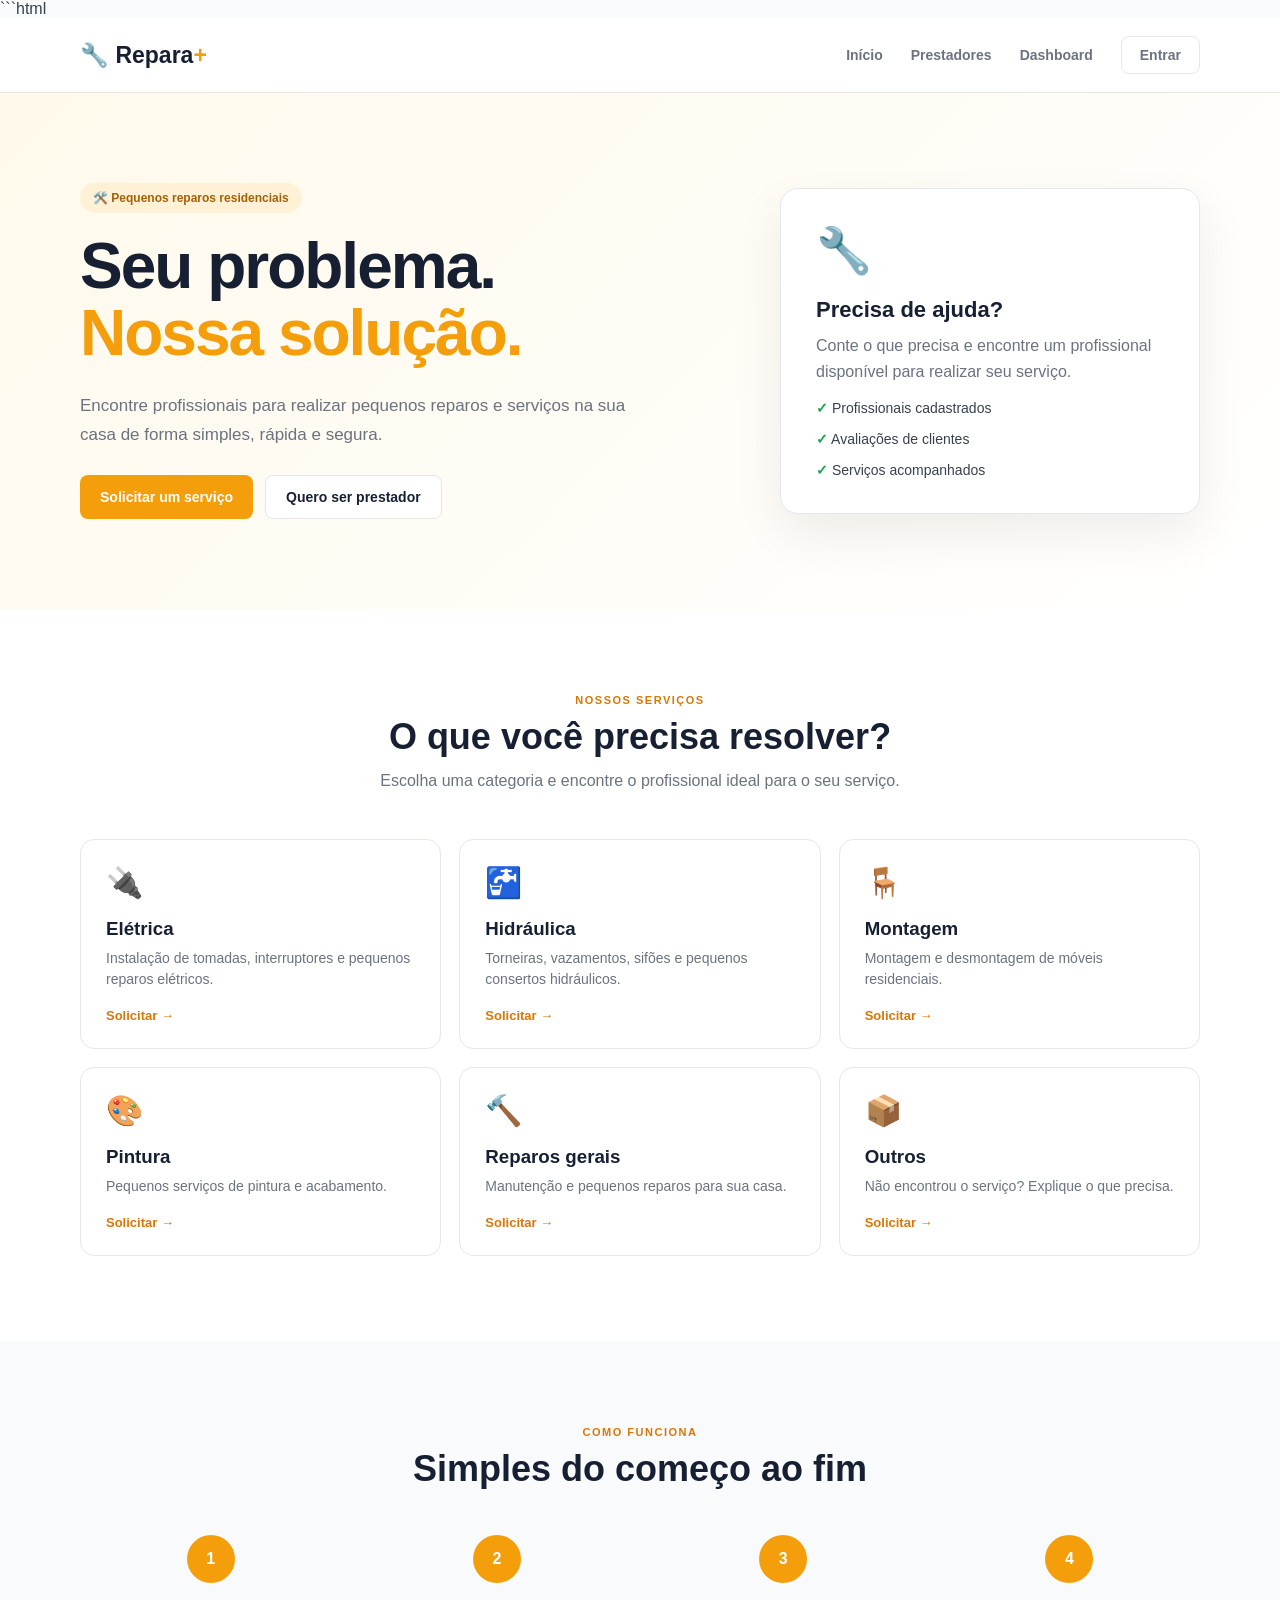
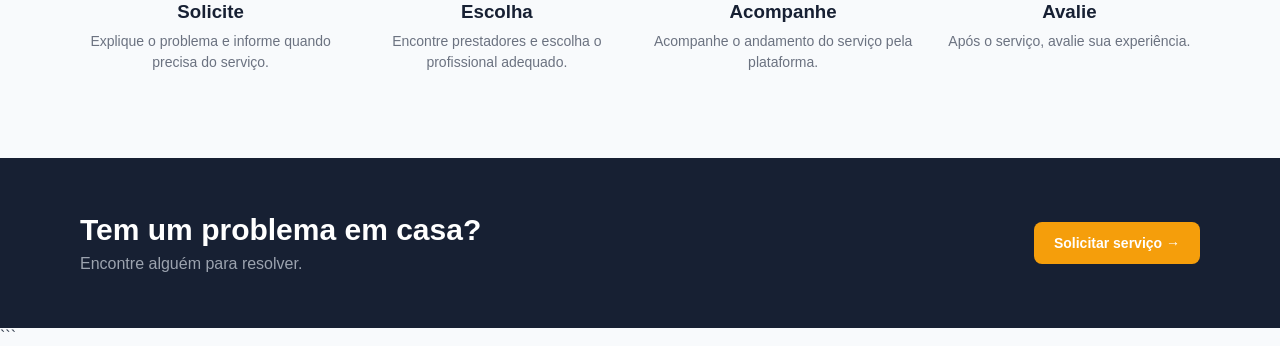
<file: repara_separado_refeito/index.html>
```html
<!DOCTYPE html>
<html lang="pt-BR">
<head>
  <meta charset="UTF-8">
  <meta name="viewport" content="width=device-width, initial-scale=1.0">

  <title>Repara+ | Pequenos reparos residenciais</title>

  <link rel="stylesheet" href="style.css">
</head>

<body>

  <!-- =========================
       NAVBAR
  ========================= -->

  <header class="navbar">
    <div class="container navbar-content">

      <a href="#" class="logo" onclick="showPage('home')">
        🔧 Repara<span>+</span>
      </a>

      <nav>
        <a href="#" onclick="showPage('home')">
          Início
        </a>

        <a href="#" onclick="showPage('providers')">
          Prestadores
        </a>

        <a href="#" onclick="showPage('dashboard')">
          Dashboard
        </a>

        <a href="#" class="login-button" onclick="showPage('login')">
          Entrar
        </a>
      </nav>

    </div>
  </header>


  <!-- =========================
       HOME
  ========================= -->

  <section id="home" class="page active">

    <div class="hero">

      <div class="container hero-content">

        <div class="hero-text">

          <span class="badge">
            🛠️ Pequenos reparos residenciais
          </span>

          <h1>
            Seu problema.
            <br>
            <span>Nossa solução.</span>
          </h1>

          <p>
            Encontre profissionais para realizar pequenos
            reparos e serviços na sua casa de forma simples,
            rápida e segura.
          </p>

          <div class="hero-buttons">

            <button
              class="btn btn-primary"
              onclick="showPage('request')"
            >
              Solicitar um serviço
            </button>

            <button
              class="btn btn-secondary"
              onclick="showPage('login')"
            >
              Quero ser prestador
            </button>

          </div>

        </div>


        <div class="hero-card">

          <div class="hero-icon">
            🔧
          </div>

          <h3>
            Precisa de ajuda?
          </h3>

          <p>
            Conte o que precisa e encontre um profissional
            disponível para realizar seu serviço.
          </p>

          <div class="check">
            <span>✓</span>
            Profissionais cadastrados
          </div>

          <div class="check">
            <span>✓</span>
            Avaliações de clientes
          </div>

          <div class="check">
            <span>✓</span>
            Serviços acompanhados
          </div>

        </div>

      </div>

    </div>


    <!-- SERVIÇOS -->

    <section class="section">

      <div class="container">

        <div class="section-header">

          <span class="section-label">
            NOSSOS SERVIÇOS
          </span>

          <h2>
            O que você precisa resolver?
          </h2>

          <p>
            Escolha uma categoria e encontre o profissional
            ideal para o seu serviço.
          </p>

        </div>


        <div class="services-grid">

          <div class="service-card">

            <div class="service-icon">
              🔌
            </div>

            <h3>
              Elétrica
            </h3>

            <p>
              Instalação de tomadas, interruptores e pequenos
              reparos elétricos.
            </p>

            <a href="#" onclick="showPage('request')">
              Solicitar →
            </a>

          </div>


          <div class="service-card">

            <div class="service-icon">
              🚰
            </div>

            <h3>
              Hidráulica
            </h3>

            <p>
              Torneiras, vazamentos, sifões e pequenos
              consertos hidráulicos.
            </p>

            <a href="#" onclick="showPage('request')">
              Solicitar →
            </a>

          </div>


          <div class="service-card">

            <div class="service-icon">
              🪑
            </div>

            <h3>
              Montagem
            </h3>

            <p>
              Montagem e desmontagem de móveis residenciais.
            </p>

            <a href="#" onclick="showPage('request')">
              Solicitar →
            </a>

          </div>


          <div class="service-card">

            <div class="service-icon">
              🎨
            </div>

            <h3>
              Pintura
            </h3>

            <p>
              Pequenos serviços de pintura e acabamento.
            </p>

            <a href="#" onclick="showPage('request')">
              Solicitar →
            </a>

          </div>


          <div class="service-card">

            <div class="service-icon">
              🔨
            </div>

            <h3>
              Reparos gerais
            </h3>

            <p>
              Manutenção e pequenos reparos para sua casa.
            </p>

            <a href="#" onclick="showPage('request')">
              Solicitar →
            </a>

          </div>


          <div class="service-card">

            <div class="service-icon">
              📦
            </div>

            <h3>
              Outros
            </h3>

            <p>
              Não encontrou o serviço? Explique o que precisa.
            </p>

            <a href="#" onclick="showPage('request')">
              Solicitar →
            </a>

          </div>

        </div>

      </div>

    </section>


    <!-- COMO FUNCIONA -->

    <section class="section gray">

      <div class="container">

        <div class="section-header">

          <span class="section-label">
            COMO FUNCIONA
          </span>

          <h2>
            Simples do começo ao fim
          </h2>

        </div>


        <div class="steps">

          <div class="step">

            <div class="step-number">
              1
            </div>

            <h3>
              Solicite
            </h3>

            <p>
              Explique o problema e informe quando precisa
              do serviço.
            </p>

          </div>


          <div class="step">

            <div class="step-number">
              2
            </div>

            <h3>
              Escolha
            </h3>

            <p>
              Encontre prestadores e escolha o profissional
              adequado.
            </p>

          </div>


          <div class="step">

            <div class="step-number">
              3
            </div>

            <h3>
              Acompanhe
            </h3>

            <p>
              Acompanhe o andamento do serviço pela plataforma.
            </p>

          </div>


          <div class="step">

            <div class="step-number">
              4
            </div>

            <h3>
              Avalie
            </h3>

            <p>
              Após o serviço, avalie sua experiência.
            </p>

          </div>

        </div>

      </div>

    </section>


    <!-- CTA -->

    <section class="cta">

      <div class="container cta-content">

        <div>

          <h2>
            Tem um problema em casa?
          </h2>

          <p>
            Encontre alguém para resolver.
          </p>

        </div>

        <button
          class="btn btn-primary"
          onclick="showPage('request')"
        >
          Solicitar serviço →
        </button>

      </div>

    </section>

  </section>


  <!-- =========================
       LOGIN
  ========================= -->

  <section id="login" class="page">

    <div class="auth-page">

      <div class="auth-card">

        <a
          href="#"
          class="auth-logo"
          onclick="showPage('home')"
        >
          🔧 Repara<span>+</span>
        </a>

        <h1>
          Bem-vindo de volta!
        </h1>

        <p class="auth-subtitle">
          Entre na sua conta para continuar.
        </p>


        <form onsubmit="login(event)">

          <label>
            E-mail

            <input
              type="email"
              placeholder="seu@email.com"
              required
            >

          </label>


          <label>
            Senha

            <input
              type="password"
              placeholder="••••••••"
              required
            >

          </label>


          <button class="btn btn-primary btn-full">
            Entrar
          </button>

        </form>


        <p class="register-text">

          Ainda não possui uma conta?

          <br>

          <a href="#">
            Criar conta
          </a>

        </p>

      </div>

    </div>

  </section>


  <!-- =========================
       SOLICITAR SERVIÇO
  ========================= -->

  <section id="request" class="page">

    <div class="form-page">

      <div class="form-container">

        <div class="form-header">

          <span class="section-label">
            NOVA SOLICITAÇÃO
          </span>

          <h1>
            Conte o que você precisa
          </h1>

          <p>
            Quanto mais detalhes você fornecer, mais fácil
            será encontrar o profissional adequado.
          </p>

        </div>


        <form
          class="service-form"
          onsubmit="submitRequest(event)"
        >

          <label>

            Tipo de serviço

            <select required>

              <option value="">
                Selecione uma categoria
              </option>

              <option>
                🔌 Elétrica
              </option>

              <option>
                🚰 Hidráulica
              </option>

              <option>
                🪑 Montagem
              </option>

              <option>
                🎨 Pintura
              </option>

              <option>
                🔨 Reparos gerais
              </option>

            </select>

          </label>


          <label>

            Título do problema

            <input
              type="text"
              placeholder="Ex: Torneira da cozinha vazando"
              required
            >

          </label>


          <label>

            Descreva o problema

            <textarea
              rows="5"
              placeholder="Explique o que está acontecendo..."
              required
            ></textarea>

          </label>


          <div class="form-row">

            <label>

              Data desejada

              <input
                type="date"
                required
              >

            </label>


            <label>

              Endereço

              <input
                type="text"
                placeholder="Rua, número e bairro"
                required
              >

            </label>

          </div>


          <div class="upload">

            <div class="upload-icon">
              📷
            </div>

            <div class="upload-text">

              <strong>
                Adicione fotos do problema
              </strong>

              <span>
                Opcional • JPG ou PNG
              </span>

            </div>

            <button type="button">
              Adicionar
            </button>

          </div>


          <button
            type="submit"
            class="btn btn-primary btn-full"
          >
            Encontrar prestadores →
          </button>

        </form>

      </div>

    </div>

  </section>


  <!-- =========================
       PRESTADORES
  ========================= -->

  <section id="providers" class="page">

    <div class="providers-page">

      <div class="providers-container">

        <div class="form-header">

          <span class="section-label">
            PRESTADORES ENCONTRADOS
          </span>

          <h1>
            Profissionais disponíveis
          </h1>

          <p>
            Encontramos profissionais que podem realizar
            seu serviço.
          </p>

        </div>


        <div class="filter-bar">

          <button class="filter active">
            Todos
          </button>

          <button class="filter">
            ⭐ Melhor avaliados
          </button>

          <button class="filter">
            📍 Mais próximos
          </button>

          <button class="filter">
            💰 Menor preço
          </button>

        </div>


        <div class="providers-list">


          <!-- PRESTADOR 1 -->

          <div class="provider-card">

            <div class="avatar">
              C
            </div>

            <div class="provider-info">

              <h3>
                Carlos Silva
              </h3>

              <p>
                Hidráulica • Elétrica
              </p>

              <div class="provider-details">
                <span>
                  ⭐ 4,9
                </span>

                <span>
                  📍 3,2 km
                </span>
              </div>

              <div class="price">
                A partir de R$ 80
              </div>

            </div>

            <button
              class="btn btn-outline"
              onclick="selectProvider('Carlos Silva')"
            >
              Ver perfil
            </button>

          </div>


          <!-- PRESTADOR 2 -->

          <div class="provider-card">

            <div class="avatar">
              M
            </div>

            <div class="provider-info">

              <h3>
                Marcos Oliveira
              </h3>

              <p>
                Reparos • Montagem
              </p>

              <div class="provider-details">

                <span>
                  ⭐ 4,8
                </span>

                <span>
                  📍 4,1 km
                </span>

              </div>

              <div class="price">
                A partir de R$ 70
              </div>

            </div>

            <button
              class="btn btn-outline"
              onclick="selectProvider('Marcos Oliveira')"
            >
              Ver perfil
            </button>

          </div>


          <!-- PRESTADOR 3 -->

          <div class="provider-card">

            <div class="avatar">
              R
            </div>

            <div class="provider-info">

              <h3>
                Rafael Santos
              </h3>

              <p>
                Hidráulica • Pintura
              </p>

              <div class="provider-details">

                <span>
                  ⭐ 4,7
                </span>

                <span>
                  📍 5,6 km
                </span>

              </div>

              <div class="price">
                A partir de R$ 90
              </div>

            </div>

            <button
              class="btn btn-outline"
              onclick="selectProvider('Rafael Santos')"
            >
              Ver perfil
            </button>

          </div>


        </div>

      </div>

    </div>

  </section>


  <!-- =========================
       DASHBOARD
  ========================= -->

  <section id="dashboard" class="page">

    <div class="dashboard">

      <aside class="sidebar">

        <a
          href="#"
          class="logo"
          onclick="showPage('home')"
        >
          🔧 Repara<span>+</span>
        </a>


        <div class="sidebar-menu">

          <button
            class="active"
            onclick="showPage('dashboard')"
          >
            🏠 Início
          </button>

          <button
            onclick="showPage('request')"
          >
            ➕ Novo serviço
          </button>

          <button
            onclick="showPage('providers')"
          >
            👷 Prestadores
          </button>

          <button>
            ⚙️ Configurações
          </button>

        </div>

      </aside>


      <main class="dashboard-content">

        <div class="dashboard-header">

          <div>

            <span class="section-label">
              ÁREA DO SOLICITANTE
            </span>

            <h1>
              Olá, João! 👋
            </h1>

            <p>
              O que você precisa resolver hoje?
            </p>

          </div>

          <button
            class="btn btn-primary"
            onclick="showPage('request')"
          >
            + Novo serviço
          </button>

        </div>


        <h2 style="color:#172033; margin-bottom:20px;">
          Serviços rápidos
        </h2>


        <div class="quick-grid">

          <div
            class="quick-card"
            onclick="showPage('request')"
          >
            🔌
            <span>
              Elétrica
            </span>
          </div>

          <div
            class="quick-card"
            onclick="showPage('request')"
          >
            🚰
            <span>
              Hidráulica
            </span>
          </div>

          <div
            class="quick-card"
            onclick="showPage('request')"
          >
            🪑
            <span>
              Montagem
            </span>
          </div>

          <div
            class="quick-card"
            onclick="showPage('request')"
          >
            🔨
            <span>
              Reparos
            </span>
          </div>

        </div>


        <div class="orders-title">

          <h2>
            Meus pedidos
          </h2>

          <span class="active-count">
            1 ativo
          </span>

        </div>


        <div class="order-card">

          <div class="order-icon">
            🚰
          </div>

          <div class="order-info">

            <span class="status">
              EM ANDAMENTO
            </span>

            <h3>
              Troca de torneira
            </h3>

            <p>
              Solicitação #00124 • Hoje, 14:30
            </p>

          </div>

          <button class="btn btn-outline">
            Detalhes
          </button>

        </div>

      </main>

    </div>

  </section>


  <!-- =========================
       JAVASCRIPT
  ========================= -->

  <script src="script.js"></script>

</body>
</html>
```
</file>
<file: repara_separado_refeito/style.css>
* {
      margin: 0;
      padding: 0;
      box-sizing: border-box;
    }

    :root {
      --primary: #f59e0b;
      --primary-dark: #d97706;
      --dark: #172033;
      --text: #374151;
      --muted: #6b7280;
      --background: #f8fafc;
      --white: #ffffff;
      --border: #e5e7eb;
      --success: #16a34a;
    }

    body {
      font-family: Arial, Helvetica, sans-serif;
      background: var(--background);
      color: var(--text);
    }

    button,
    input,
    textarea,
    select {
      font-family: inherit;
    }

    button,
    a {
      cursor: pointer;
    }

    a {
      text-decoration: none;
      color: inherit;
    }

    .container {
      width: min(1120px, 92%);
      margin: auto;
    }

    /* =========================
       NAVBAR
    ========================= */

    .navbar {
      height: 75px;
      background: white;
      border-bottom: 1px solid var(--border);
      display: flex;
      align-items: center;
    }

    .navbar-content {
      display: flex;
      justify-content: space-between;
      align-items: center;
    }

    .logo {
      font-size: 23px;
      font-weight: 800;
      color: var(--dark);
    }

    .logo span {
      color: var(--primary);
    }

    .navbar nav {
      display: flex;
      gap: 28px;
      align-items: center;
    }

    .navbar nav a {
      color: var(--muted);
      font-size: 14px;
      font-weight: bold;
    }

    .navbar nav a:hover {
      color: var(--primary-dark);
    }

    .login-button {
      border: 1px solid var(--border);
      padding: 10px 18px;
      border-radius: 8px;
    }

    /* =========================
       BUTTONS
    ========================= */

    .btn {
      display: inline-flex;
      justify-content: center;
      align-items: center;
      padding: 13px 20px;
      border-radius: 8px;
      border: none;
      font-weight: bold;
      font-size: 14px;
      transition: 0.2s;
    }

    .btn-primary {
      background: var(--primary);
      color: white;
    }

    .btn-primary:hover {
      background: var(--primary-dark);
      transform: translateY(-2px);
    }

    .btn-secondary {
      background: white;
      border: 1px solid var(--border);
      color: var(--dark);
    }

    .btn-secondary:hover {
      border-color: var(--primary);
    }

    .btn-outline {
      background: white;
      border: 1px solid var(--border);
      color: var(--dark);
    }

    .btn-outline:hover {
      border-color: var(--primary);
      color: var(--primary-dark);
    }

    .btn-full {
      width: 100%;
    }

    /* =========================
       PAGES
    ========================= */

    .page {
      display: none;
    }

    .page.active {
      display: block;
    }

    /* =========================
       HERO
    ========================= */

    .hero {
      padding: 90px 0;
      background: linear-gradient(
        135deg,
        #fff9eb,
        #ffffff
      );
    }

    .hero-content {
      display: grid;
      grid-template-columns: 1.2fr 0.8fr;
      gap: 70px;
      align-items: center;
    }

    .badge {
      display: inline-block;
      background: #fff1d6;
      color: #a16207;
      padding: 8px 13px;
      border-radius: 20px;
      font-size: 12px;
      font-weight: bold;
      margin-bottom: 20px;
    }

    .hero h1 {
      color: var(--dark);
      font-size: 64px;
      line-height: 1.05;
      letter-spacing: -2px;
    }

    .hero h1 span {
      color: var(--primary);
    }

    .hero-text > p {
      color: var(--muted);
      font-size: 17px;
      line-height: 1.7;
      max-width: 570px;
      margin: 25px 0;
    }

    .hero-buttons {
      display: flex;
      gap: 12px;
    }

    .hero-card {
      background: white;
      padding: 35px;
      border-radius: 18px;
      border: 1px solid var(--border);
      box-shadow: 0 20px 50px rgba(0,0,0,0.07);
    }

    .hero-icon {
      font-size: 45px;
      margin-bottom: 20px;
    }

    .hero-card h3 {
      color: var(--dark);
      font-size: 22px;
      margin-bottom: 10px;
    }

    .hero-card p {
      color: var(--muted);
      line-height: 1.6;
    }

    .check {
      margin-top: 15px;
      font-size: 14px;
    }

    .check span {
      color: var(--success);
      font-weight: bold;
    }

    /* =========================
       SERVICES
    ========================= */

    .section {
      padding: 85px 0;
      background: white;
    }

    .section.gray {
      background: #f8fafc;
    }

    .section-header {
      text-align: center;
      max-width: 650px;
      margin: 0 auto 45px;
    }

    .section-label {
      color: var(--primary-dark);
      font-size: 11px;
      font-weight: bold;
      letter-spacing: 1.5px;
    }

    .section-header h2 {
      color: var(--dark);
      font-size: 36px;
      margin: 10px 0;
    }

    .section-header p {
      color: var(--muted);
      line-height: 1.6;
    }

    .services-grid {
      display: grid;
      grid-template-columns: repeat(3, 1fr);
      gap: 18px;
    }

    .service-card {
      padding: 25px;
      background: white;
      border: 1px solid var(--border);
      border-radius: 14px;
      transition: 0.2s;
    }

    .service-card:hover {
      transform: translateY(-4px);
      border-color: var(--primary);
      box-shadow: 0 10px 30px rgba(0,0,0,0.05);
    }

    .service-icon {
      font-size: 30px;
      margin-bottom: 18px;
    }

    .service-card h3 {
      color: var(--dark);
      margin-bottom: 8px;
    }

    .service-card p {
      color: var(--muted);
      font-size: 14px;
      line-height: 1.5;
      margin-bottom: 18px;
    }

    .service-card a {
      color: var(--primary-dark);
      font-weight: bold;
      font-size: 13px;
    }

    /* =========================
       STEPS
    ========================= */

    .steps {
      display: grid;
      grid-template-columns: repeat(4, 1fr);
      gap: 25px;
    }

    .step {
      text-align: center;
    }

    .step-number {
      width: 48px;
      height: 48px;
      background: var(--primary);
      color: white;
      border-radius: 50%;
      display: flex;
      justify-content: center;
      align-items: center;
      margin: auto auto 18px;
      font-weight: bold;
    }

    .step h3 {
      color: var(--dark);
      margin-bottom: 8px;
    }

    .step p {
      color: var(--muted);
      font-size: 14px;
      line-height: 1.5;
    }

    /* =========================
       CTA
    ========================= */

    .cta {
      background: var(--dark);
      color: white;
      padding: 55px 0;
    }

    .cta-content {
      display: flex;
      align-items: center;
      justify-content: space-between;
    }

    .cta h2 {
      font-size: 30px;
      margin-bottom: 8px;
    }

    .cta p {
      color: #9ca3af;
    }

    /* =========================
       FOOTER
    ========================= */

    footer {
      background: #101827;
      padding: 30px 0;
      color: white;
    }

    .footer-content {
      display: flex;
      justify-content: space-between;
      align-items: center;
    }

    .footer-content p {
      color: #9ca3af;
      font-size: 13px;
    }

    /* =========================
       LOGIN
    ========================= */

    .auth-page {
      min-height: calc(100vh - 75px);
      display: flex;
      justify-content: center;
      align-items: center;
      padding: 40px 0;
    }

    .auth-card {
      width: min(430px, 92%);
      background: white;
      padding: 40px;
      border: 1px solid var(--border);
      border-radius: 16px;
      box-shadow: 0 15px 40px rgba(0,0,0,0.05);
    }

    .auth-logo {
      display: block;
      text-align: center;
      font-size: 25px;
      font-weight: bold;
      margin-bottom: 30px;
    }

    .auth-card h1 {
      color: var(--dark);
      margin-bottom: 8px;
    }

    .auth-subtitle {
      color: var(--muted);
      margin-bottom: 25px;
    }

    form {
      display: flex;
      flex-direction: column;
      gap: 18px;
    }

    label {
      display: flex;
      flex-direction: column;
      gap: 8px;
      font-size: 13px;
      font-weight: bold;
      color: var(--dark);
    }

    input,
    textarea,
    select {
      padding: 13px;
      border: 1px solid var(--border);
      border-radius: 8px;
      outline: none;
      background: white;
    }

    input:focus,
    textarea:focus,
    select:focus {
      border-color: var(--primary);
    }

    textarea {
      resize: vertical;
    }

    .register-text {
      text-align: center;
      margin-top: 20px;
      color: var(--muted);
      font-size: 13px;
    }

    .register-text a {
      color: var(--primary-dark);
      font-weight: bold;
    }

    /* =========================
       FORM SERVICE
    ========================= */

    .form-page {
      padding: 50px 0 80px;
      min-height: calc(100vh - 75px);
    }

    .form-container {
      width: min(720px, 92%);
      margin: auto;
    }

    .form-header {
      margin-bottom: 30px;
    }

    .form-header h1 {
      color: var(--dark);
      margin: 8px 0;
      font-size: 34px;
    }

    .form-header p {
      color: var(--muted);
      line-height: 1.6;
    }

    .service-form {
      background: white;
      padding: 30px;
      border: 1px solid var(--border);
      border-radius: 14px;
    }

    .form-row {
      display: grid;
      grid-template-columns: 1fr 1fr;
      gap: 18px;
    }

    .upload {
      border: 1px dashed #d1d5db;
      padding: 20px;
      border-radius: 10px;
      display: flex;
      align-items: center;
      gap: 15px;
    }

    .upload-icon {
      font-size: 28px;
    }

    .upload-text {
      flex: 1;
    }

    .upload-text strong {
      display: block;
      color: var(--dark);
      font-size: 13px;
    }

    .upload-text span {
      color: var(--muted);
      font-size: 11px;
    }

    .upload button {
      background: white;
      border: 1px solid var(--border);
      padding: 8px 12px;
      border-radius: 7px;
    }

    /* =========================
       PROVIDERS
    ========================= */

    .providers-page {
      padding: 50px 0 80px;
      min-height: calc(100vh - 75px);
    }

    .providers-container {
      width: min(900px, 92%);
      margin: auto;
    }

    .filter-bar {
      display: flex;
      gap: 8px;
      margin-bottom: 20px;
      flex-wrap: wrap;
    }

    .filter {
      background: white;
      border: 1px solid var(--border);
      padding: 9px 14px;
      border-radius: 20px;
      font-size: 12px;
    }

    .filter.active {
      background: var(--dark);
      color: white;
    }

    .providers-list {
      display: flex;
      flex-direction: column;
      gap: 12px;
    }

    .provider-card {
      background: white;
      border: 1px solid var(--border);
      padding: 22px;
      border-radius: 12px;
      display: flex;
      align-items: center;
      gap: 18px;
    }

    .avatar {
      width: 60px;
      height: 60px;
      background: #fef3c7;
      color: #92400e;
      display: flex;
      justify-content: center;
      align-items: center;
      border-radius: 50%;
      font-weight: bold;
      font-size: 20px;
    }

    .provider-info {
      flex: 1;
    }

    .provider-info h3 {
      color: var(--dark);
      margin-bottom: 5px;
    }

    .provider-info p {
      color: var(--muted);
      font-size: 13px;
      margin-bottom: 8px;
    }

    .provider-details {
      display: flex;
      gap: 15px;
      color: var(--muted);
      font-size: 12px;
      margin-bottom: 7px;
    }

    .price {
      color: var(--dark);
      font-size: 12px;
      font-weight: bold;
    }

    /* =========================
       DASHBOARD
    ========================= */

    .dashboard {
      min-height: calc(100vh - 75px);
      display: flex;
    }

    .sidebar {
      width: 245px;
      background: var(--dark);
      color: white;
      padding: 30px 18px;
    }

    .sidebar .logo {
      color: white;
      display: block;
      margin-bottom: 40px;
      padding-left: 10px;
    }

    .sidebar-menu {
      display: flex;
      flex-direction: column;
      gap: 7px;
    }

    .sidebar-menu button {
      border: none;
      background: transparent;
      color: #9ca3af;
      text-align: left;
      padding: 13px;
      border-radius: 8px;
      font-weight: bold;
    }

    .sidebar-menu button:hover,
    .sidebar-menu button.active {
      background: #253047;
      color: white;
    }

    .dashboard-content {
      flex: 1;
      padding: 50px;
    }

    .dashboard-header {
      display: flex;
      justify-content: space-between;
      align-items: flex-end;
      margin-bottom: 45px;
    }

    .dashboard-header h1 {
      color: var(--dark);
      margin: 8px 0;
    }

    .dashboard-header p {
      color: var(--muted);
    }

    .quick-grid {
      display: grid;
      grid-template-columns: repeat(4, 1fr);
      gap: 15px;
      margin-bottom: 45px;
    }

    .quick-card {
      background: white;
      border: 1px solid var(--border);
      padding: 25px;
      border-radius: 12px;
      text-align: center;
      font-size: 25px;
    }

    .quick-card span {
      display: block;
      color: var(--dark);
      font-size: 13px;
      font-weight: bold;
      margin-top: 10px;
    }

    .orders-title {
      display: flex;
      align-items: center;
      gap: 10px;
      margin-bottom: 20px;
    }

    .orders-title h2 {
      color: var(--dark);
    }

    .active-count {
      background: #dcfce7;
      color: #15803d;
      padding: 5px 9px;
      border-radius: 20px;
      font-size: 10px;
      font-weight: bold;
    }

    .order-card {
      background: white;
      border: 1px solid var(--border);
      padding: 22px;
      border-radius: 12px;
      display: flex;
      align-items: center;
      gap: 20px;
    }

    .order-icon {
      width: 55px;
      height: 55px;
      background: #fff4db;
      display: flex;
      align-items: center;
      justify-content: center;
      border-radius: 10px;
      font-size: 25px;
    }

    .order-info {
      flex: 1;
    }

    .status {
      color: var(--success);
      font-size: 10px;
      font-weight: bold;
    }

    .order-info h3 {
      color: var(--dark);
      margin: 5px 0;
    }

    .order-info p {
      color: var(--muted);
      font-size: 12px;
    }

    /* =========================
       RESPONSIVE
    ========================= */

    @media (max-width: 850px) {

      .hero-content {
        grid-template-columns: 1fr;
      }

      .hero h1 {
        font-size: 48px;
      }

      .services-grid {
        grid-template-columns: repeat(2, 1fr);
      }

      .steps {
        grid-template-columns: repeat(2, 1fr);
      }

      .quick-grid {
        grid-template-columns: repeat(2, 1fr);
      }

      .sidebar {
        width: 80px;
      }

      .sidebar .logo {
        font-size: 0;
      }

      .sidebar-menu button {
        font-size: 0;
        text-align: center;
      }

      .sidebar-menu button:first-letter {
        font-size: 20px;
      }

      .dashboard-content {
        padding: 30px;
      }
    }

    @media (max-width: 600px) {

      .navbar nav a:not(.login-button) {
        display: none;
      }

      .hero {
        padding: 60px 0;
      }

      .hero h1 {
        font-size: 42px;
      }

      .hero-buttons {
        flex-direction: column;
      }

      .services-grid,
      .steps {
        grid-template-columns: 1fr;
      }

      .cta-content {
        flex-direction: column;
        align-items: flex-start;
        gap: 25px;
      }

      .footer-content {
        flex-direction: column;
        gap: 15px;
      }

      .form-row {
        grid-template-columns: 1fr;
      }

      .provider-card {
        flex-wrap: wrap;
      }

      .provider-card .btn {
        width: 100%;
      }

      .dashboard {
        display: block;
      }

      .sidebar {
        width: 100%;
        padding: 15px;
      }

      .sidebar .logo {
        font-size: 20px;
        margin: 0;
      }

      .sidebar-menu {
        display: none;
      }

      .dashboard-content {
        padding: 25px 18px;
      }

      .dashboard-header {
        flex-direction: column;
        align-items: flex-start;
        gap: 20px;
      }

      .order-card {
        flex-wrap: wrap;
      }

      .order-info {
        min-width: 70%;
      }
    }
</file>
